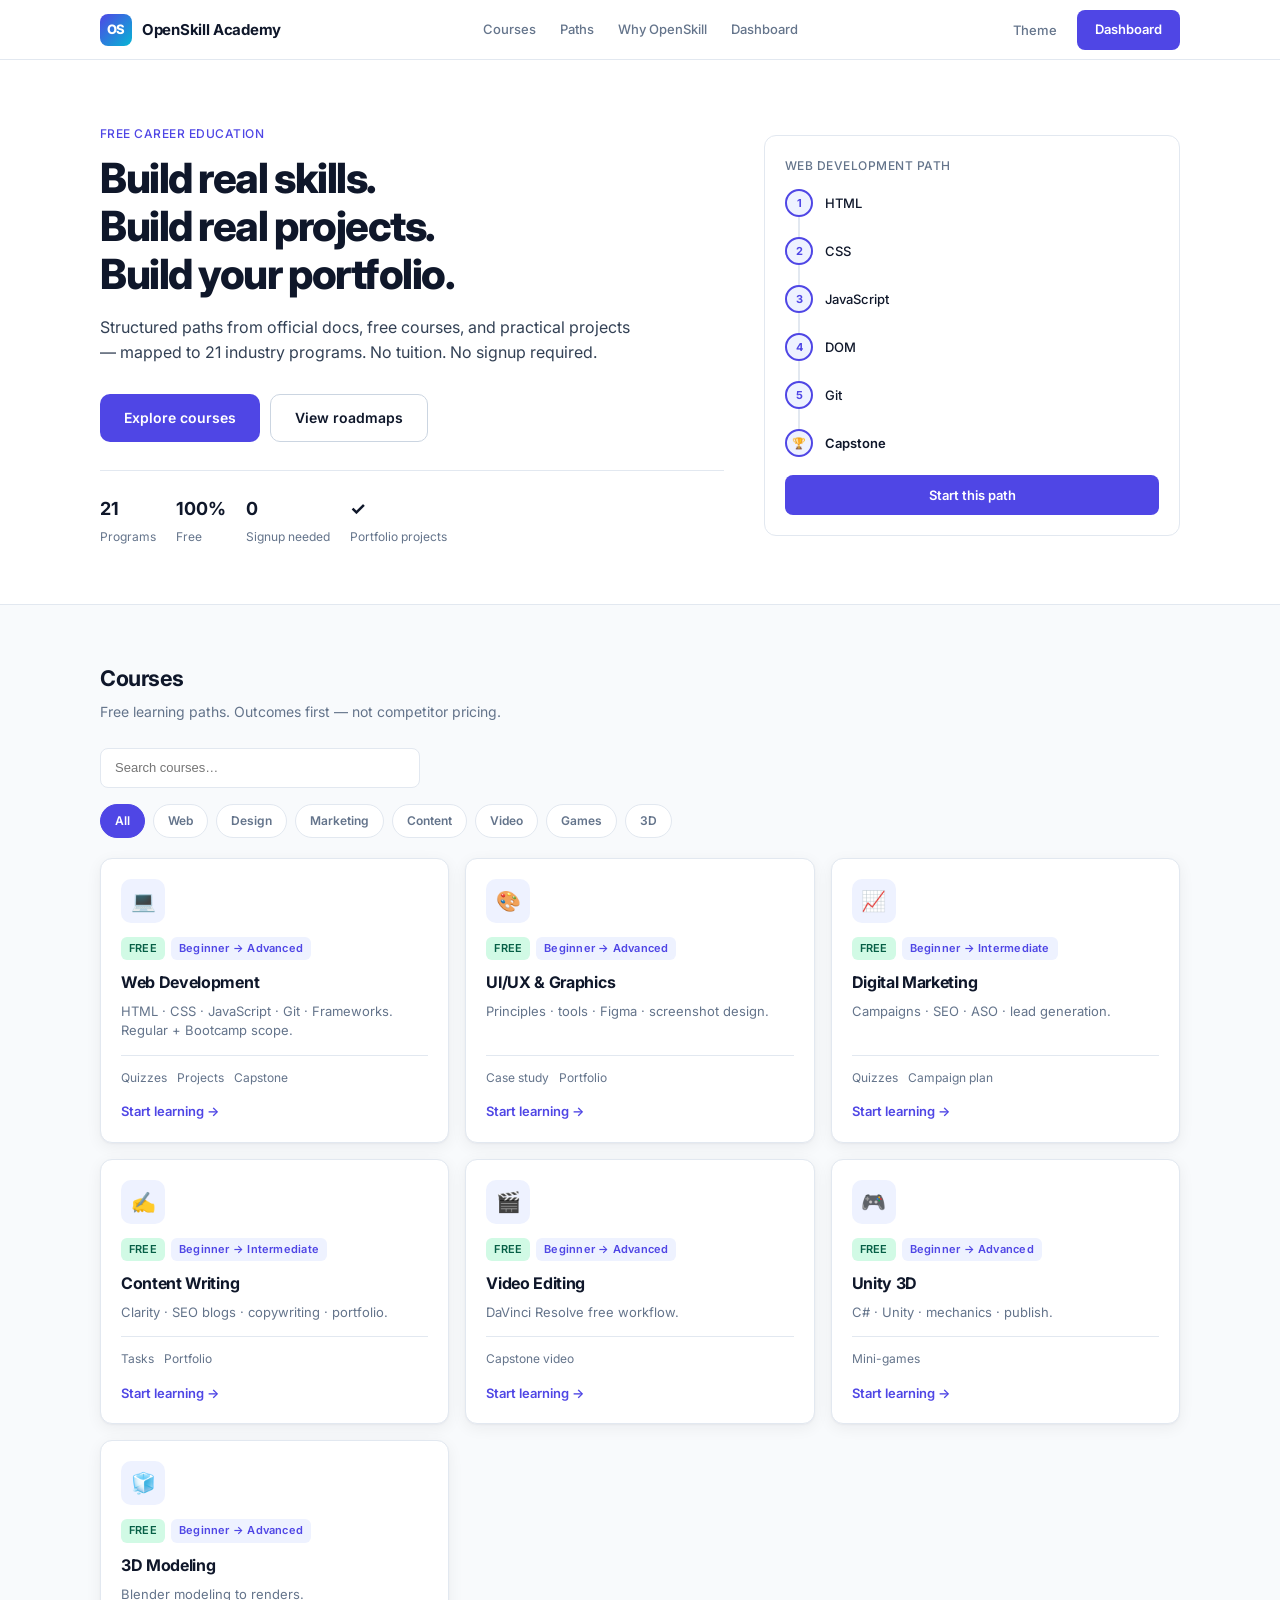
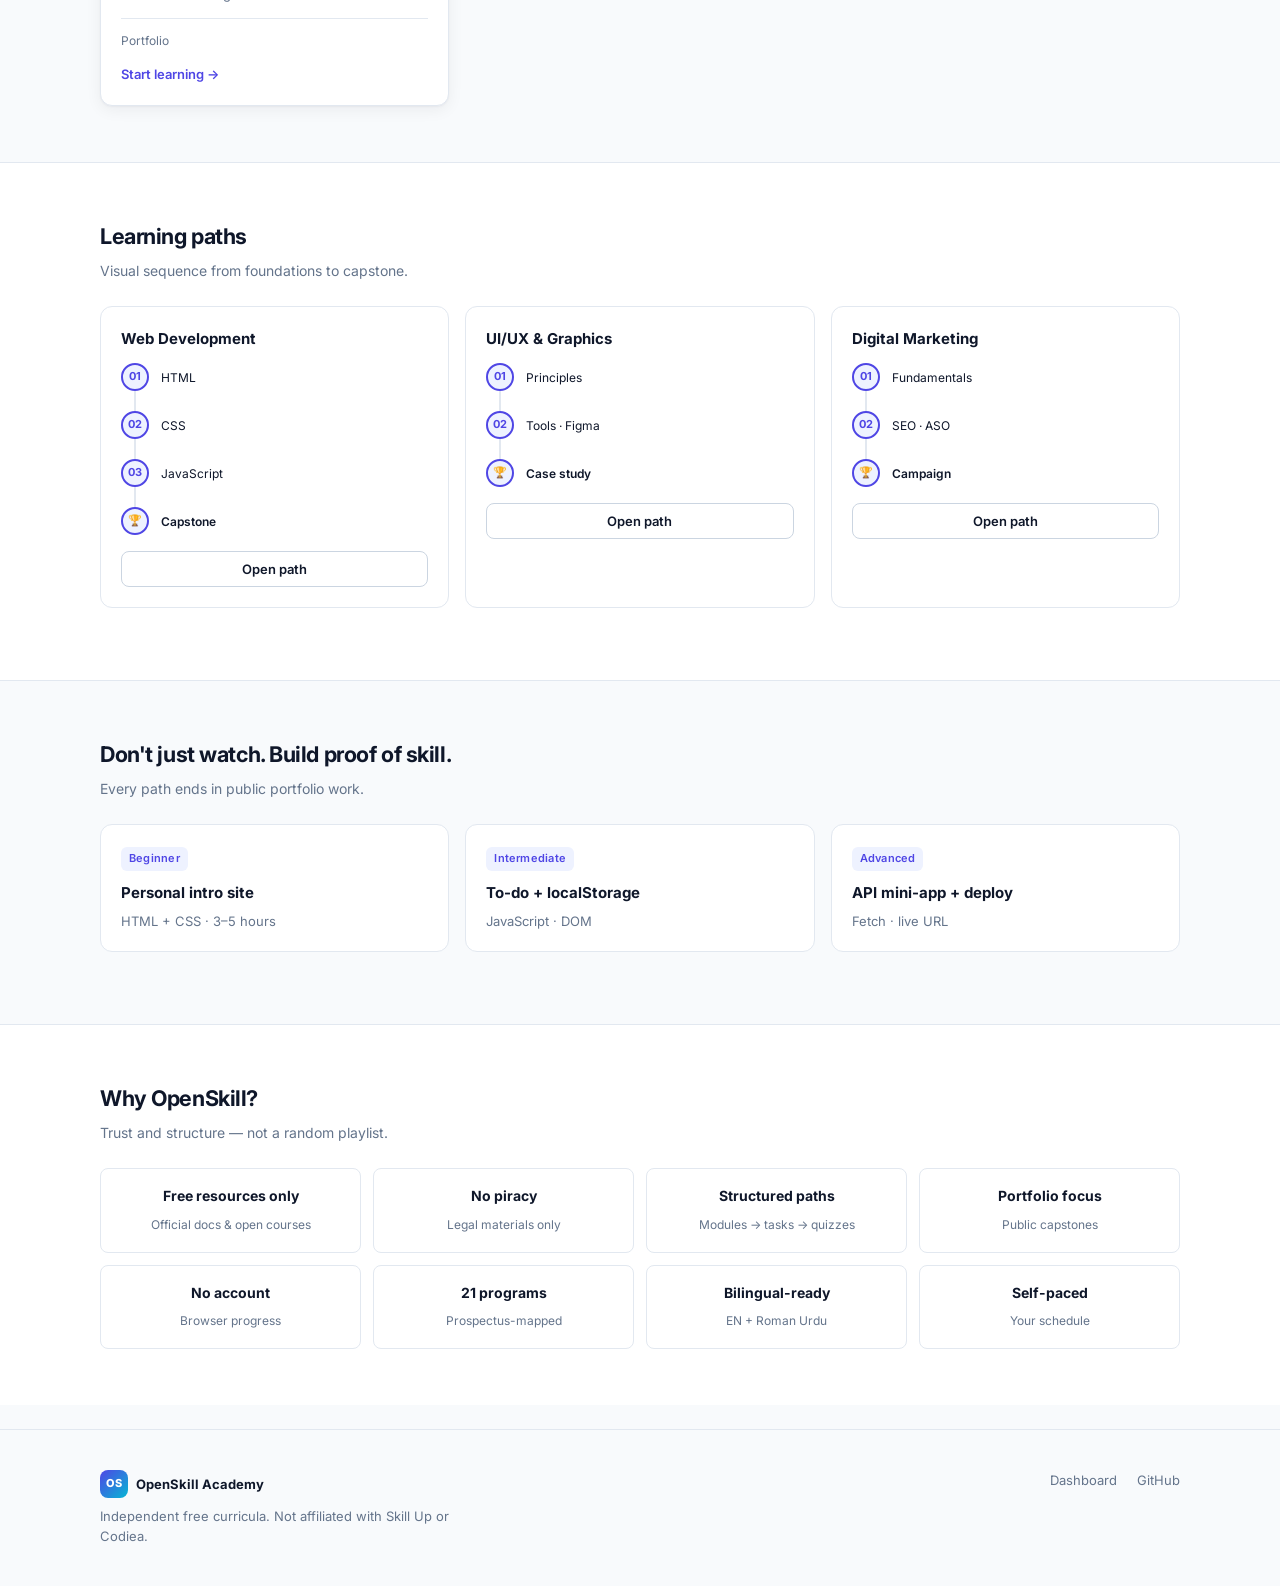
<file: index.html>
<!DOCTYPE html>
<html lang="en">
<head>
<meta charset="UTF-8"/>
<meta name="viewport" content="width=device-width, initial-scale=1.0"/>
<title>OpenSkill Academy — Free Career Education</title>
<meta name="description" content="Free structured career paths: Web, UI/UX, Marketing, Content, Video, Unity, 3D. Lessons, projects, quizzes. No signup."/>
<script>(function(){var t=localStorage.getItem('theme')||'system';if(t==='dark'||(t==='system'&&matchMedia('(prefers-color-scheme: dark)').matches))document.documentElement.classList.add('dark');})();</script>
<link rel="stylesheet" href="css/styles.css"/>
<link href="https://fonts.googleapis.com/css2?family=Inter:wght@400;500;600;700;800&display=swap" rel="stylesheet"/>
<link rel="icon" href="data:image/svg+xml,<svg xmlns='http://www.w3.org/2000/svg' viewBox='0 0 32 32'><rect width='32' height='32' rx='8' fill='%234f46e5'/><text x='16' y='22' text-anchor='middle' fill='white' font-size='14' font-family='system-ui' font-weight='700'>OS</text></svg>"/>
</head>
<body>
<header class="site-header"><div class="inner">
<a href="index.html" class="logo"><span class="logo-mark">OS</span> OpenSkill Academy</a>
<nav class="nav"><a href="#courses">Courses</a><a href="#paths">Paths</a><a href="#why">Why OpenSkill</a><a href="dashboard.html">Dashboard</a></nav>
<div style="display:flex;align-items:center;gap:8px"><button type="button" id="themeToggle" class="btn btn-ghost">Theme</button><a href="dashboard.html" class="btn btn-primary">Dashboard</a></div>
</div></header>
<main>
<div class="container" style="padding-top:20px" id="continueWrap" hidden>
<div class="continue-banner">
<div><div style="font-size:12px;opacity:.85;margin-bottom:4px">Welcome back</div>
<div style="font-weight:700;font-size:16px">Continue learning</div>
<div class="prog" style="width:200px;margin-top:10px"><span id="continueBar" style="width:0%"></span></div>
<div style="font-size:12px;margin-top:6px;opacity:.9" id="continuePct"></div></div>
<a href="courses/web-development.html" class="btn" style="background:#fff;color:#4f46e5" id="continueLink">Continue →</a>
</div></div>
<section class="hero"><div class="container hero-grid">
<div>
<p class="label" style="color:var(--primary);margin-bottom:12px">Free career education</p>
<h1>Build real skills.<br/>Build real projects.<br/>Build your portfolio.</h1>
<p class="lead">Structured paths from official docs, free courses, and practical projects — mapped to 21 industry programs. No tuition. No signup required.</p>
<div style="display:flex;flex-wrap:wrap;gap:10px">
<a href="#courses" class="btn btn-primary btn-lg">Explore courses</a>
<a href="#paths" class="btn btn-secondary btn-lg">View roadmaps</a>
</div>
<div class="hero-stats">
<div><strong>21</strong><span>Programs</span></div>
<div><strong>100%</strong><span>Free</span></div>
<div><strong>0</strong><span>Signup needed</span></div>
<div><strong>✓</strong><span>Portfolio projects</span></div>
</div></div>
<div class="card" style="margin:0">
<div class="label" style="margin-bottom:14px">Web Development path</div>
<div class="roadmap">
<div class="roadmap-step"><div class="roadmap-dot">1</div><div style="font-size:13px;font-weight:500;padding-top:4px">HTML</div></div>
<div class="roadmap-line"></div>
<div class="roadmap-step"><div class="roadmap-dot">2</div><div style="font-size:13px;font-weight:500;padding-top:4px">CSS</div></div>
<div class="roadmap-line"></div>
<div class="roadmap-step"><div class="roadmap-dot">3</div><div style="font-size:13px;font-weight:500;padding-top:4px">JavaScript</div></div>
<div class="roadmap-line"></div>
<div class="roadmap-step"><div class="roadmap-dot">4</div><div style="font-size:13px;font-weight:500;padding-top:4px">DOM</div></div>
<div class="roadmap-line"></div>
<div class="roadmap-step"><div class="roadmap-dot">5</div><div style="font-size:13px;font-weight:500;padding-top:4px">Git</div></div>
<div class="roadmap-line"></div>
<div class="roadmap-step"><div class="roadmap-dot">🏆</div><div style="font-size:13px;font-weight:600;padding-top:4px">Capstone</div></div>
</div>
<a href="courses/web-development.html" class="btn btn-primary" style="width:100%;margin-top:18px">Start this path</a>
</div></div></section>
<section class="section" id="courses"><div class="container">
<h2 class="section-title">Courses</h2>
<p class="section-sub">Free learning paths. Outcomes first — not competitor pricing.</p>
<input type="search" class="search-box" id="courseSearch" placeholder="Search courses…" aria-label="Search"/>
<div class="filters" id="filters">
<button type="button" class="chip active" data-filter="all">All</button>
<button type="button" class="chip" data-filter="web">Web</button>
<button type="button" class="chip" data-filter="design">Design</button>
<button type="button" class="chip" data-filter="marketing">Marketing</button>
<button type="button" class="chip" data-filter="content">Content</button>
<button type="button" class="chip" data-filter="video">Video</button>
<button type="button" class="chip" data-filter="games">Games</button>
<button type="button" class="chip" data-filter="3d">3D</button>
</div>
<div class="course-grid" id="courseGrid">
<a href="courses/web-development.html" class="course-card" data-cat="web" data-title="web development html css javascript">
<div class="icon">💻</div><div class="badge-row"><span class="badge badge-free">FREE</span><span class="badge badge-level">Beginner → Advanced</span></div>
<h3>Web Development</h3><p class="desc">HTML · CSS · JavaScript · Git · Frameworks. Regular + Bootcamp scope.</p>
<div class="meta"><span>Quizzes</span><span>Projects</span><span>Capstone</span></div><span class="cta">Start learning →</span></a>
<a href="courses/uiux-design.html" class="course-card" data-cat="design" data-title="ui ux graphics figma">
<div class="icon">🎨</div><div class="badge-row"><span class="badge badge-free">FREE</span><span class="badge badge-level">Beginner → Advanced</span></div>
<h3>UI/UX & Graphics</h3><p class="desc">Principles · tools · Figma · screenshot design.</p>
<div class="meta"><span>Case study</span><span>Portfolio</span></div><span class="cta">Start learning →</span></a>
<a href="courses/digital-marketing.html" class="course-card" data-cat="marketing" data-title="digital marketing seo aso lead">
<div class="icon">📈</div><div class="badge-row"><span class="badge badge-free">FREE</span><span class="badge badge-level">Beginner → Intermediate</span></div>
<h3>Digital Marketing</h3><p class="desc">Campaigns · SEO · ASO · lead generation.</p>
<div class="meta"><span>Quizzes</span><span>Campaign plan</span></div><span class="cta">Start learning →</span></a>
<a href="courses/content-writing.html" class="course-card" data-cat="content" data-title="content writing seo copy">
<div class="icon">✍️</div><div class="badge-row"><span class="badge badge-free">FREE</span><span class="badge badge-level">Beginner → Intermediate</span></div>
<h3>Content Writing</h3><p class="desc">Clarity · SEO blogs · copywriting · portfolio.</p>
<div class="meta"><span>Tasks</span><span>Portfolio</span></div><span class="cta">Start learning →</span></a>
<a href="courses/video-editing.html" class="course-card" data-cat="video" data-title="video editing davinci">
<div class="icon">🎬</div><div class="badge-row"><span class="badge badge-free">FREE</span><span class="badge badge-level">Beginner → Advanced</span></div>
<h3>Video Editing</h3><p class="desc">DaVinci Resolve free workflow.</p>
<div class="meta"><span>Capstone video</span></div><span class="cta">Start learning →</span></a>
<a href="courses/unity-game-dev.html" class="course-card" data-cat="games" data-title="unity game csharp">
<div class="icon">🎮</div><div class="badge-row"><span class="badge badge-free">FREE</span><span class="badge badge-level">Beginner → Advanced</span></div>
<h3>Unity 3D</h3><p class="desc">C# · Unity · mechanics · publish.</p>
<div class="meta"><span>Mini-games</span></div><span class="cta">Start learning →</span></a>
<a href="courses/3d-modeling.html" class="course-card" data-cat="3d" data-title="3d modeling blender">
<div class="icon">🧊</div><div class="badge-row"><span class="badge badge-free">FREE</span><span class="badge badge-level">Beginner → Advanced</span></div>
<h3>3D Modeling</h3><p class="desc">Blender modeling to renders.</p>
<div class="meta"><span>Portfolio</span></div><span class="cta">Start learning →</span></a>
</div></div></section>
<section class="section" id="paths" style="background:var(--bg-elevated);border-top:1px solid var(--border);border-bottom:1px solid var(--border)">
<div class="container">
<h2 class="section-title">Learning paths</h2>
<p class="section-sub">Visual sequence from foundations to capstone.</p>
<div class="course-grid">
<div class="card"><h3 style="font-size:15px;margin-bottom:12px">Web Development</h3>
<div class="roadmap">
<div class="roadmap-step"><div class="roadmap-dot">01</div><div style="font-size:12px;padding-top:5px">HTML</div></div>
<div class="roadmap-line"></div>
<div class="roadmap-step"><div class="roadmap-dot">02</div><div style="font-size:12px;padding-top:5px">CSS</div></div>
<div class="roadmap-line"></div>
<div class="roadmap-step"><div class="roadmap-dot">03</div><div style="font-size:12px;padding-top:5px">JavaScript</div></div>
<div class="roadmap-line"></div>
<div class="roadmap-step"><div class="roadmap-dot">🏆</div><div style="font-size:12px;padding-top:5px;font-weight:600">Capstone</div></div>
</div>
<a href="courses/web-development.html" class="btn btn-secondary" style="width:100%;margin-top:16px;height:36px">Open path</a></div>
<div class="card"><h3 style="font-size:15px;margin-bottom:12px">UI/UX & Graphics</h3>
<div class="roadmap">
<div class="roadmap-step"><div class="roadmap-dot">01</div><div style="font-size:12px;padding-top:5px">Principles</div></div>
<div class="roadmap-line"></div>
<div class="roadmap-step"><div class="roadmap-dot">02</div><div style="font-size:12px;padding-top:5px">Tools · Figma</div></div>
<div class="roadmap-line"></div>
<div class="roadmap-step"><div class="roadmap-dot">🏆</div><div style="font-size:12px;padding-top:5px;font-weight:600">Case study</div></div>
</div>
<a href="courses/uiux-design.html" class="btn btn-secondary" style="width:100%;margin-top:16px;height:36px">Open path</a></div>
<div class="card"><h3 style="font-size:15px;margin-bottom:12px">Digital Marketing</h3>
<div class="roadmap">
<div class="roadmap-step"><div class="roadmap-dot">01</div><div style="font-size:12px;padding-top:5px">Fundamentals</div></div>
<div class="roadmap-line"></div>
<div class="roadmap-step"><div class="roadmap-dot">02</div><div style="font-size:12px;padding-top:5px">SEO · ASO</div></div>
<div class="roadmap-line"></div>
<div class="roadmap-step"><div class="roadmap-dot">🏆</div><div style="font-size:12px;padding-top:5px;font-weight:600">Campaign</div></div>
</div>
<a href="courses/digital-marketing.html" class="btn btn-secondary" style="width:100%;margin-top:16px;height:36px">Open path</a></div>
</div></div></section>
<section class="section"><div class="container">
<h2 class="section-title">Don't just watch. Build proof of skill.</h2>
<p class="section-sub">Every path ends in public portfolio work.</p>
<div class="course-grid">
<div class="card"><div class="badge badge-level" style="margin-bottom:10px">Beginner</div><h3 style="font-size:15px;margin-bottom:6px">Personal intro site</h3><p style="font-size:13px;color:var(--fg-3)">HTML + CSS · 3–5 hours</p></div>
<div class="card"><div class="badge badge-level" style="margin-bottom:10px">Intermediate</div><h3 style="font-size:15px;margin-bottom:6px">To-do + localStorage</h3><p style="font-size:13px;color:var(--fg-3)">JavaScript · DOM</p></div>
<div class="card"><div class="badge badge-level" style="margin-bottom:10px">Advanced</div><h3 style="font-size:15px;margin-bottom:6px">API mini-app + deploy</h3><p style="font-size:13px;color:var(--fg-3)">Fetch · live URL</p></div>
</div></div></section>
<section class="section" id="why" style="background:var(--bg-elevated);border-top:1px solid var(--border)">
<div class="container">
<h2 class="section-title">Why OpenSkill?</h2>
<p class="section-sub">Trust and structure — not a random playlist.</p>
<div class="trust-grid">
<div class="trust-item"><strong>Free resources only</strong><span>Official docs & open courses</span></div>
<div class="trust-item"><strong>No piracy</strong><span>Legal materials only</span></div>
<div class="trust-item"><strong>Structured paths</strong><span>Modules → tasks → quizzes</span></div>
<div class="trust-item"><strong>Portfolio focus</strong><span>Public capstones</span></div>
<div class="trust-item"><strong>No account</strong><span>Browser progress</span></div>
<div class="trust-item"><strong>21 programs</strong><span>Prospectus-mapped</span></div>
<div class="trust-item"><strong>Bilingual-ready</strong><span>EN + Roman Urdu</span></div>
<div class="trust-item"><strong>Self-paced</strong><span>Your schedule</span></div>
</div></div></section>
</main>
<footer class="footer"><div class="container" style="display:flex;flex-wrap:wrap;justify-content:space-between;gap:24px">
<div><div style="display:flex;align-items:center;gap:8px;margin-bottom:8px"><span class="logo-mark" style="width:28px;height:28px;font-size:11px">OS</span><strong style="color:var(--fg)">OpenSkill Academy</strong></div>
<p style="max-width:28em;line-height:1.55">Independent free curricula. Not affiliated with Skill Up or Codiea.</p></div>
<div style="display:flex;gap:20px"><a href="dashboard.html">Dashboard</a><a href="https://github.com/WristMohsin/Short-Courses">GitHub</a></div>
</div></footer>
<script src="js/theme.js"></script>
<script src="js/app.js"></script>
</body>
</html>
</file>
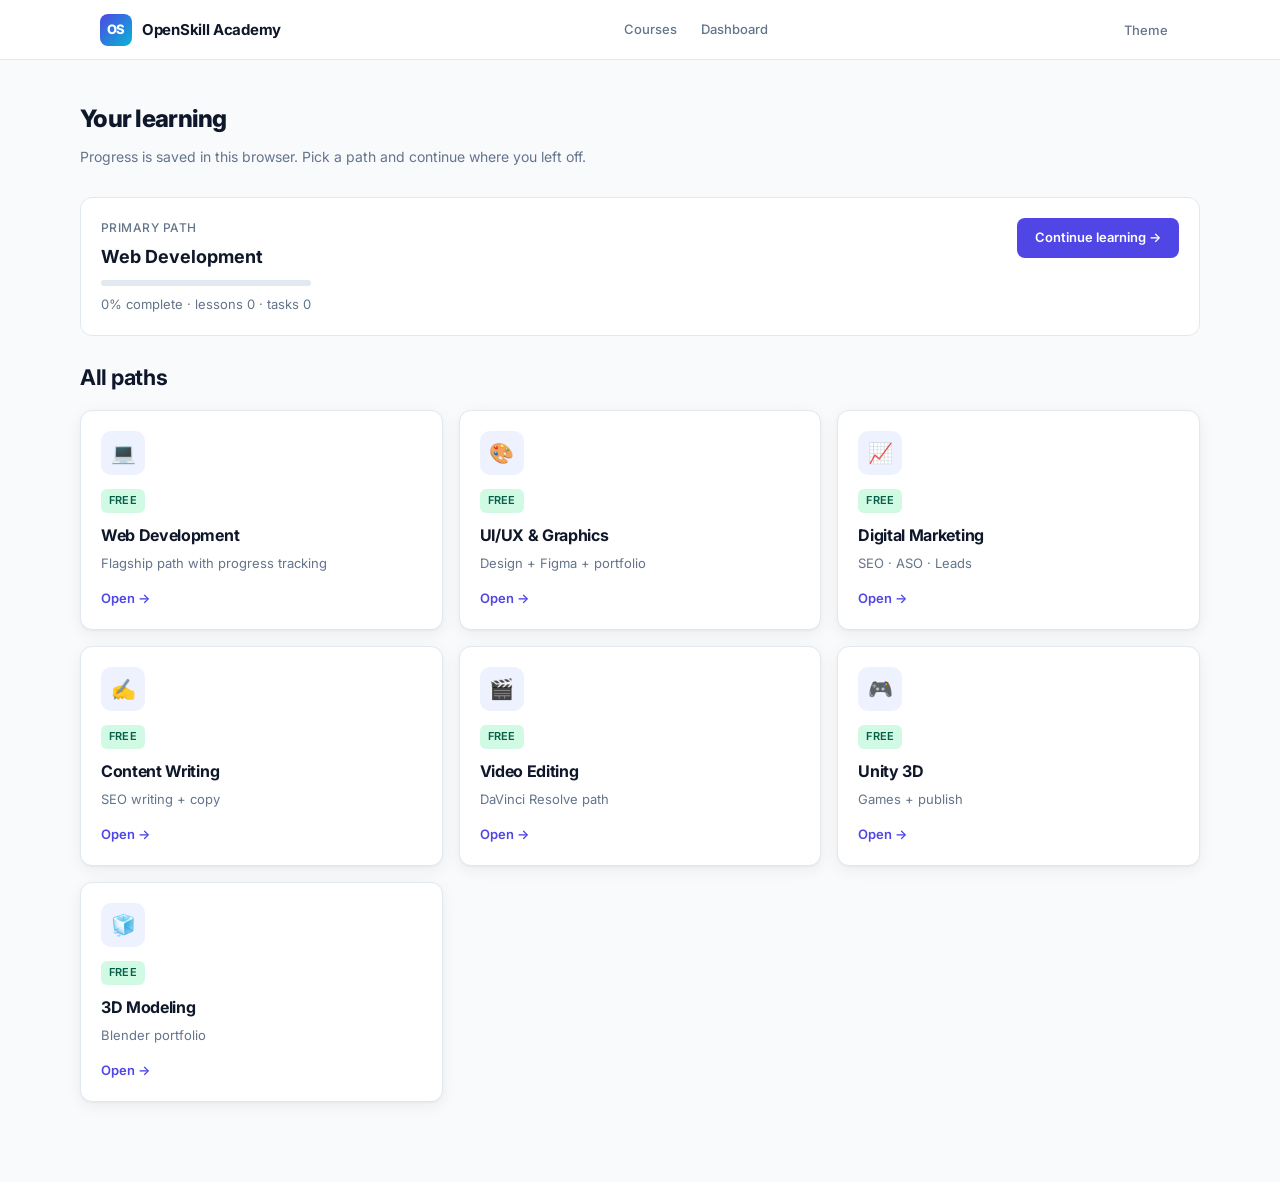
<file: dashboard.html>
<!DOCTYPE html>
<html lang="en">
<head>
  <meta charset="UTF-8" />
  <meta name="viewport" content="width=device-width, initial-scale=1.0" />
  <title>Dashboard · OpenSkill Academy</title>
  <script>(function(){var t=localStorage.getItem('theme')||'system';if(t==='dark'||(t==='system'&&matchMedia('(prefers-color-scheme: dark)').matches))document.documentElement.classList.add('dark');})();</script>
  <link rel="stylesheet" href="css/styles.css" />
  <link href="https://fonts.googleapis.com/css2?family=Inter:wght@400;500;600;700;800&display=swap" rel="stylesheet" />
  <link rel="icon" href="data:image/svg+xml,<svg xmlns='http://www.w3.org/2000/svg' viewBox='0 0 32 32'><rect width='32' height='32' rx='8' fill='%234f46e5'/><text x='16' y='22' text-anchor='middle' fill='white' font-size='14' font-family='system-ui' font-weight='700'>OS</text></svg>" />
</head>
<body>
  <header class="site-header">
    <div class="inner">
      <a href="index.html" class="logo"><span class="logo-mark">OS</span> OpenSkill Academy</a>
      <nav class="nav">
        <a href="index.html#courses">Courses</a>
        <a href="dashboard.html">Dashboard</a>
      </nav>
      <button type="button" id="themeToggle" class="btn btn-ghost">Theme</button>
    </div>
  </header>
  <main class="container" style="padding:40px 0 80px">
    <h1 style="font-size:1.5rem;font-weight:800;letter-spacing:-0.03em;margin-bottom:8px">Your learning</h1>
    <p style="color:var(--fg-3);font-size:14px;margin-bottom:28px">Progress is saved in this browser. Pick a path and continue where you left off.</p>
    <div class="card" style="margin-bottom:24px">
      <div style="display:flex;flex-wrap:wrap;justify-content:space-between;gap:12px;align-items:flex-start">
        <div>
          <div class="label" style="margin-bottom:6px">Primary path</div>
          <h2 style="font-size:18px;font-weight:700;margin-bottom:8px">Web Development</h2>
          <div class="prog" style="width:min(280px,100%)"><span id="dashProg" style="width:0%"></span></div>
          <div style="font-size:13px;color:var(--fg-3);margin-top:8px" id="dashPct">0% complete</div>
        </div>
        <a href="courses/web-development.html" class="btn btn-primary">Continue learning →</a>
      </div>
    </div>
    <h2 class="section-title" style="margin-bottom:16px">All paths</h2>
    <div class="course-grid">
      <a href="courses/web-development.html" class="course-card"><div class="icon">💻</div><div class="badge-row"><span class="badge badge-free">FREE</span></div><h3>Web Development</h3><p class="desc">Flagship path with progress tracking</p><span class="cta">Open →</span></a>
      <a href="courses/uiux-design.html" class="course-card"><div class="icon">🎨</div><div class="badge-row"><span class="badge badge-free">FREE</span></div><h3>UI/UX & Graphics</h3><p class="desc">Design + Figma + portfolio</p><span class="cta">Open →</span></a>
      <a href="courses/digital-marketing.html" class="course-card"><div class="icon">📈</div><div class="badge-row"><span class="badge badge-free">FREE</span></div><h3>Digital Marketing</h3><p class="desc">SEO · ASO · Leads</p><span class="cta">Open →</span></a>
      <a href="courses/content-writing.html" class="course-card"><div class="icon">✍️</div><div class="badge-row"><span class="badge badge-free">FREE</span></div><h3>Content Writing</h3><p class="desc">SEO writing + copy</p><span class="cta">Open →</span></a>
      <a href="courses/video-editing.html" class="course-card"><div class="icon">🎬</div><div class="badge-row"><span class="badge badge-free">FREE</span></div><h3>Video Editing</h3><p class="desc">DaVinci Resolve path</p><span class="cta">Open →</span></a>
      <a href="courses/unity-game-dev.html" class="course-card"><div class="icon">🎮</div><div class="badge-row"><span class="badge badge-free">FREE</span></div><h3>Unity 3D</h3><p class="desc">Games + publish</p><span class="cta">Open →</span></a>
      <a href="courses/3d-modeling.html" class="course-card"><div class="icon">🧊</div><div class="badge-row"><span class="badge badge-free">FREE</span></div><h3>3D Modeling</h3><p class="desc">Blender portfolio</p><span class="cta">Open →</span></a>
    </div>
  </main>
  <script src="js/theme.js"></script>
  <script>
    try {
      const data = JSON.parse(localStorage.getItem('openskill_progress') || '{}');
      const web = data['web-dev'] || {};
      const lessons = Object.keys(web.lessons || {}).length;
      const tasks = Object.keys(web.tasks || {}).length;
      const quizzes = Object.keys(web.quizzes || {}).length;
      const pct = Math.min(100, Math.round(lessons * 8 + tasks * 6 + quizzes * 5));
      const bar = document.getElementById('dashProg');
      const label = document.getElementById('dashPct');
      if (bar) bar.style.width = pct + '%';
      if (label) label.textContent = pct + '% complete · lessons ' + lessons + ' · tasks ' + tasks;
    } catch (e) {}
  </script>
</body>
</html>
</file>
<file: css/styles.css>
:root {
  --bg: #f8fafc;
  --bg-elevated: #ffffff;
  --fg: #0f172a;
  --fg-2: #334155;
  --fg-3: #64748b;
  --border: #e2e8f0;
  --border-2: #cbd5e1;
  --primary: #4f46e5;
  --primary-hover: #4338ca;
  --primary-soft: #eef2ff;
  --accent: #06b6d4;
  --success: #10b981;
  --radius: 12px;
  --radius-sm: 8px;
  --shadow: 0 1px 2px rgba(15,23,42,.04), 0 4px 16px rgba(15,23,42,.06);
  --shadow-lg: 0 4px 6px rgba(15,23,42,.04), 0 12px 32px rgba(15,23,42,.08);
  --font: "Inter", -apple-system, BlinkMacSystemFont, "Segoe UI", sans-serif;
  --mono: "JetBrains Mono", ui-monospace, monospace;
}
.dark {
  --bg: #0b1120;
  --bg-elevated: #111827;
  --fg: #f1f5f9;
  --fg-2: #cbd5e1;
  --fg-3: #94a3b8;
  --border: #1e293b;
  --border-2: #334155;
  --primary: #818cf8;
  --primary-hover: #a5b4fc;
  --primary-soft: #1e1b4b;
  --shadow: 0 1px 2px rgba(0,0,0,.2), 0 4px 16px rgba(0,0,0,.25);
  --shadow-lg: 0 8px 32px rgba(0,0,0,.4);
}
*, *::before, *::after { box-sizing: border-box; margin: 0; padding: 0; }
html { scroll-behavior: smooth; }
body {
  font-family: var(--font); background: var(--bg); color: var(--fg);
  font-size: 15px; line-height: 1.6; -webkit-font-smoothing: antialiased;
}
a { color: inherit; text-decoration: none; }
button { font-family: inherit; cursor: pointer; border: none; background: none; color: inherit; }
.container { width: 100%; max-width: 1120px; margin: 0 auto; padding: 0 20px; }
.site-header {
  position: sticky; top: 0; z-index: 100; height: 60px;
  display: flex; align-items: center;
  background: color-mix(in srgb, var(--bg-elevated) 90%, transparent);
  backdrop-filter: blur(12px); border-bottom: 1px solid var(--border);
}
.site-header .inner {
  width: 100%; max-width: 1120px; margin: 0 auto; padding: 0 20px;
  display: flex; align-items: center; justify-content: space-between; gap: 16px;
}
.logo { display: flex; align-items: center; gap: 10px; font-weight: 700; font-size: 15px; letter-spacing: -0.02em; }
.logo-mark {
  width: 32px; height: 32px; border-radius: 8px;
  background: linear-gradient(135deg, #4f46e5, #06b6d4);
  display: flex; align-items: center; justify-content: center;
  color: #fff; font-size: 13px; font-weight: 800;
}
.nav { display: none; gap: 24px; }
@media (min-width: 768px) { .nav { display: flex; } }
.nav a { font-size: 13px; font-weight: 500; color: var(--fg-3); }
.nav a:hover { color: var(--fg); }
.btn {
  display: inline-flex; align-items: center; justify-content: center; gap: 6px;
  height: 40px; padding: 0 18px; font-size: 13px; font-weight: 600;
  border-radius: var(--radius-sm); transition: all .15s;
}
.btn-primary { background: var(--primary); color: #fff; }
.btn-primary:hover { background: var(--primary-hover); }
.btn-secondary { background: var(--bg-elevated); color: var(--fg); border: 1px solid var(--border-2); }
.btn-secondary:hover { border-color: var(--fg-3); }
.btn-ghost { height: 36px; padding: 0 12px; color: var(--fg-3); font-weight: 500; }
.btn-ghost:hover { color: var(--fg); background: var(--bg); }
.btn-lg { height: 48px; padding: 0 24px; font-size: 14px; border-radius: 10px; }
.course-grid { display: grid; gap: 16px; grid-template-columns: 1fr; }
@media (min-width: 640px) { .course-grid { grid-template-columns: 1fr 1fr; } }
@media (min-width: 960px) { .course-grid { grid-template-columns: 1fr 1fr 1fr; } }
.course-card {
  display: flex; flex-direction: column;
  background: var(--bg-elevated); border: 1px solid var(--border);
  border-radius: var(--radius); padding: 20px; box-shadow: var(--shadow);
  transition: border-color .15s, box-shadow .15s, transform .15s; min-height: 220px;
}
.course-card:hover { border-color: var(--primary); box-shadow: var(--shadow-lg); transform: translateY(-2px); }
.course-card .icon {
  width: 44px; height: 44px; border-radius: 10px;
  display: flex; align-items: center; justify-content: center;
  font-size: 20px; margin-bottom: 14px; background: var(--primary-soft);
}
.course-card .badge-row { display: flex; flex-wrap: wrap; gap: 6px; margin-bottom: 10px; }
.badge {
  display: inline-flex; align-items: center; font-size: 11px; font-weight: 600;
  padding: 3px 8px; border-radius: 6px; letter-spacing: .02em;
}
.badge-free { background: #d1fae5; color: #065f46; }
.dark .badge-free { background: #064e3b; color: #6ee7b7; }
.badge-level { background: var(--primary-soft); color: var(--primary); }
.course-card h3 { font-size: 16px; font-weight: 700; letter-spacing: -0.02em; margin-bottom: 6px; }
.course-card .desc { font-size: 13px; color: var(--fg-3); line-height: 1.5; flex: 1; margin-bottom: 14px; }
.course-card .meta {
  display: flex; flex-wrap: wrap; gap: 10px; font-size: 12px; color: var(--fg-3);
  margin-bottom: 14px; padding-top: 12px; border-top: 1px solid var(--border);
}
.course-card .cta { font-size: 13px; font-weight: 600; color: var(--primary); }
.course-card:hover .cta { text-decoration: underline; text-underline-offset: 3px; }
.prog { height: 6px; background: var(--border); border-radius: 99px; overflow: hidden; margin: 8px 0; }
.prog > span { display: block; height: 100%; background: var(--primary); border-radius: 99px; }
.filters { display: flex; flex-wrap: wrap; gap: 8px; margin-bottom: 20px; }
.chip {
  height: 34px; padding: 0 14px; border-radius: 99px; font-size: 12px; font-weight: 600;
  border: 1px solid var(--border); background: var(--bg-elevated); color: var(--fg-3);
}
.chip:hover, .chip.active { background: var(--primary); color: #fff; border-color: var(--primary); }
.search-box {
  width: 100%; max-width: 320px; height: 40px; padding: 0 14px;
  border: 1px solid var(--border); border-radius: var(--radius-sm);
  background: var(--bg-elevated); color: var(--fg); font-size: 13px; margin-bottom: 16px;
}
.search-box:focus { outline: 2px solid var(--primary); outline-offset: 1px; }
.roadmap { display: flex; flex-direction: column; gap: 0; max-width: 280px; }
.roadmap-step { display: flex; gap: 12px; align-items: flex-start; }
.roadmap-dot {
  width: 28px; height: 28px; border-radius: 50%; flex-shrink: 0;
  display: flex; align-items: center; justify-content: center;
  font-size: 11px; font-weight: 700; background: var(--primary-soft); color: var(--primary);
  border: 2px solid var(--primary);
}
.roadmap-line { width: 2px; height: 20px; background: var(--border); margin-left: 13px; }
.trust-grid { display: grid; gap: 12px; grid-template-columns: 1fr 1fr; }
@media (min-width: 640px) { .trust-grid { grid-template-columns: repeat(4, 1fr); } }
.trust-item {
  background: var(--bg-elevated); border: 1px solid var(--border);
  border-radius: var(--radius-sm); padding: 16px; text-align: center;
}
.trust-item strong { display: block; font-size: 14px; margin-bottom: 4px; }
.trust-item span { font-size: 12px; color: var(--fg-3); }
.continue-banner {
  background: linear-gradient(135deg, #4f46e5, #6366f1);
  color: #fff; border-radius: var(--radius); padding: 20px 24px;
  display: flex; flex-wrap: wrap; align-items: center; justify-content: space-between; gap: 16px;
  margin-bottom: 32px; box-shadow: var(--shadow-lg);
}
.continue-banner .prog { background: rgba(255,255,255,.25); }
.continue-banner .prog > span { background: #fff; }
.hero { padding: 64px 0 56px; background: var(--bg-elevated); border-bottom: 1px solid var(--border); }
.hero-grid { display: grid; gap: 40px; align-items: center; }
@media (min-width: 900px) { .hero-grid { grid-template-columns: 1.2fr 0.8fr; } }
.hero h1 {
  font-size: clamp(1.85rem, 4vw, 2.6rem); font-weight: 800;
  letter-spacing: -0.035em; line-height: 1.15; margin-bottom: 16px;
}
.hero .lead { color: var(--fg-2); font-size: 16px; max-width: 34em; margin-bottom: 28px; }
.hero-stats {
  display: flex; flex-wrap: wrap; gap: 20px; margin-top: 28px;
  padding-top: 24px; border-top: 1px solid var(--border);
}
.hero-stats div strong { display: block; font-size: 18px; font-weight: 700; }
.hero-stats div span { font-size: 12px; color: var(--fg-3); }
.section { padding: 56px 0; }
.section-title { font-size: 1.35rem; font-weight: 700; letter-spacing: -0.02em; margin-bottom: 6px; }
.section-sub { font-size: 14px; color: var(--fg-3); margin-bottom: 24px; max-width: 36em; }
.label { font-size: 12px; font-weight: 500; letter-spacing: 0.04em; text-transform: uppercase; color: var(--fg-3); }
.module-accent { border-left: 3px solid var(--primary); padding-left: 14px; }
.card {
  background: var(--bg-elevated); border: 1px solid var(--border);
  border-radius: var(--radius); padding: 20px; margin-bottom: 16px;
}
.code-box {
  font-family: var(--mono); font-size: 12.5px; line-height: 1.55;
  background: #0f172a; color: #e2e8f0; padding: 16px; border-radius: 8px; overflow-x: auto;
}
.quiz-option {
  cursor: pointer; border: 1px solid var(--border); border-radius: 8px;
  padding: 12px 14px; margin-bottom: 6px; font-size: 14px;
}
.quiz-option:hover { border-color: var(--primary); background: var(--primary-soft); }
.quiz-option.correct { border-color: var(--success); background: #ecfdf5; }
.quiz-option.wrong { border-color: #ef4444; background: #fef2f2; }
.dark .quiz-option.correct { background: #064e3b; }
.dark .quiz-option.wrong { background: #7f1d1d; }
.syntax-callout {
  border-left: 3px solid var(--primary); background: var(--primary-soft);
  padding: 14px 16px; border-radius: 0 8px 8px 0; font-size: 13.5px; color: var(--fg-2);
}
.resource-link {
  display: block; padding: 8px 12px; border: 1px solid var(--border);
  border-radius: 6px; font-size: 13px; margin-bottom: 6px;
}
.resource-link:hover { border-color: var(--primary); color: var(--primary); }
.course-sidebar { position: sticky; top: 72px; max-height: calc(100vh - 88px); overflow-y: auto; }
.footer {
  border-top: 1px solid var(--border); padding: 40px 0; margin-top: 24px;
  font-size: 13px; color: var(--fg-3);
}
[data-progress-bar] { display: block; height: 100%; background: var(--primary); border-radius: 99px; transition: width .3s; }
.hidden { display: none !important; }
</file>
